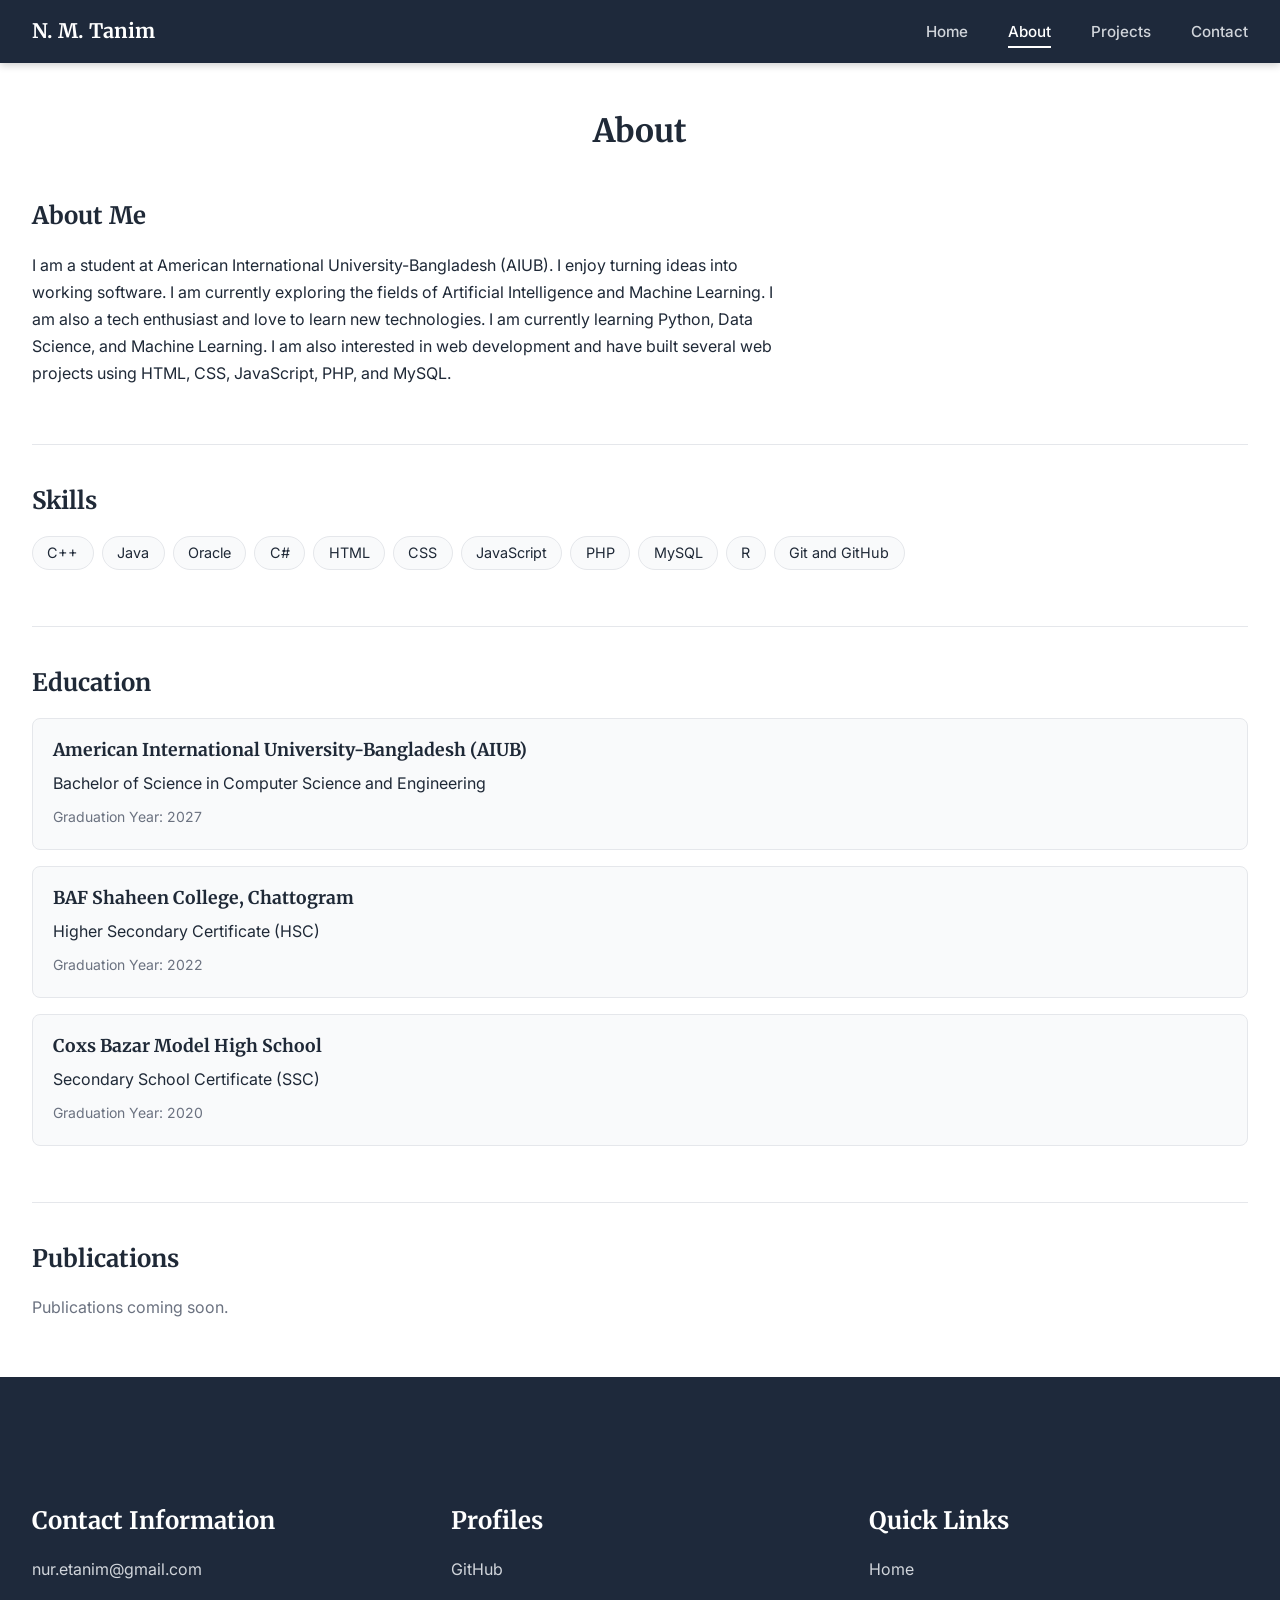
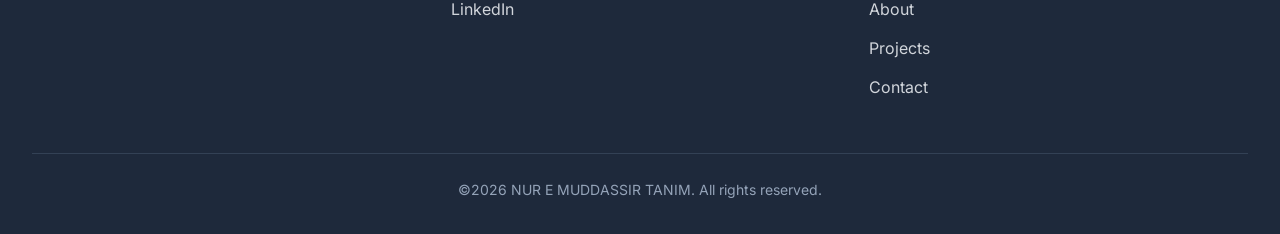
<file: about.html>
<!doctype html>
<html lang="en">
  <head>
    <meta charset="UTF-8" />
    <meta name="viewport" content="width=device-width, initial-scale=1.0" />
    <title>About | Nur e Muddassir Tanim</title>
    <meta
      name="description"
      content="About Nur e Muddassir Tanim: background, skills, education, publications and experience"
    />
    <link rel="preconnect" href="https://fonts.googleapis.com" />
    <link rel="preconnect" href="https://fonts.gstatic.com" crossorigin />
    <link
      href="https://fonts.googleapis.com/css2?family=Inter:wght@400;500;600&family=Merriweather:wght@700&display=swap"
      rel="stylesheet"
    />
    <link rel="stylesheet" href="css/style.css" />
  </head>
  <body>
    <div id="site-nav"></div>

    <div class="page-banner">
      <h1>About</h1>
    </div>

    <main>
      <section id="about-me">
        <h2>About Me</h2>
        <p id="about-text"></p>
      </section>

      <section id="skills">
        <h2>Skills</h2>
        <ul id="skill-list" class="tags"></ul>
      </section>

      <section id="education">
        <h2>Education</h2>
        <ul id="education-list"></ul>
      </section>

      <section id="publications">
        <h2>Publications</h2>
        <ul id="publication-list"></ul>
      </section>
    </main>

    <div id="site-footer"></div>

    <script src="js/data.js"></script>
    <script src="js/layout.js"></script>
    <script src="js/about.js"></script>
  </body>
</html>
</file>
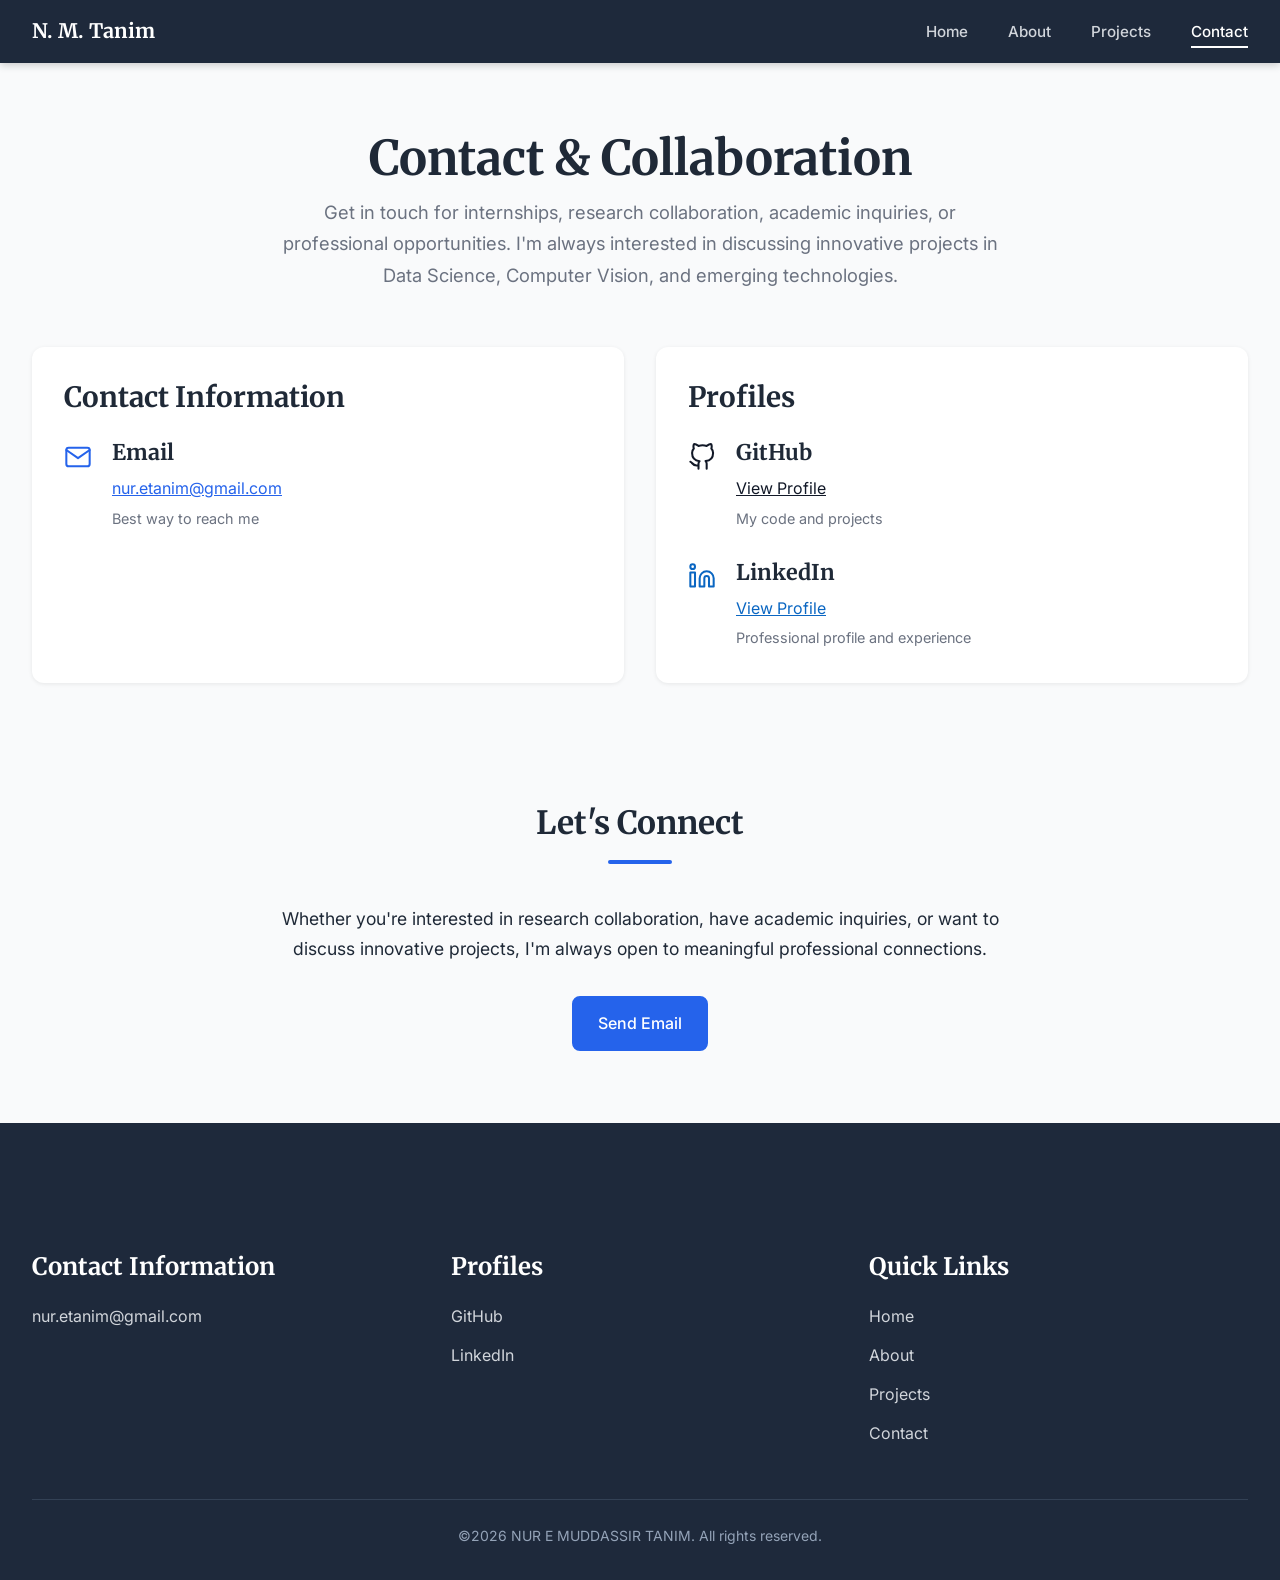
<file: contact.html>
<!DOCTYPE html>
<html lang="en">
<head>
  <meta charset="UTF-8">
  <meta name="viewport" content="width=device-width, initial-scale=1.0">
  <title>Contact | Nur e Muddassir Tanim</title>
  <meta name="description" content="Contact Nur e Muddassir Tanim for internships, collaboration or questions">
  <link rel="preconnect" href="https://fonts.googleapis.com">
  <link rel="preconnect" href="https://fonts.gstatic.com" crossorigin>
  <link href="https://fonts.googleapis.com/css2?family=Inter:wght@400;500;600&family=Merriweather:wght@700&display=swap" rel="stylesheet">
  <link rel="stylesheet" href="css/style.css">
</head>
<body class="page-soft">
  <div id="site-nav"></div>

  <div class="page-banner">
    <h1>Contact &amp; Collaboration</h1>
    <p>Get in touch for internships, research collaboration, academic inquiries, or professional opportunities. I'm always interested in discussing innovative projects in Data Science, Computer Vision, and emerging technologies.</p>
  </div>

  <main>
    <div class="contact-grid">
      <div class="contact-card">
        <h2>Contact Information</h2>
        <ul id="info-list" class="contact-items"></ul>
      </div>

      <div class="contact-card">
        <h2>Profiles</h2>
        <ul id="profile-list" class="contact-items"></ul>
      </div>
    </div>
  </main>

  <section class="band connect">
    <div class="container">
      <h2 class="section-title">Let's Connect</h2>
      <p>Whether you're interested in research collaboration, have academic inquiries, or want to discuss innovative projects, I'm always open to meaningful professional connections.</p>
      <a id="send-email" class="button" href="#">Send Email</a>
    </div>
  </section>

  <div id="site-footer"></div>

  <script src="js/data.js"></script>
  <script src="js/layout.js"></script>
  <script src="js/contact.js"></script>
</body>
</html>
</file>
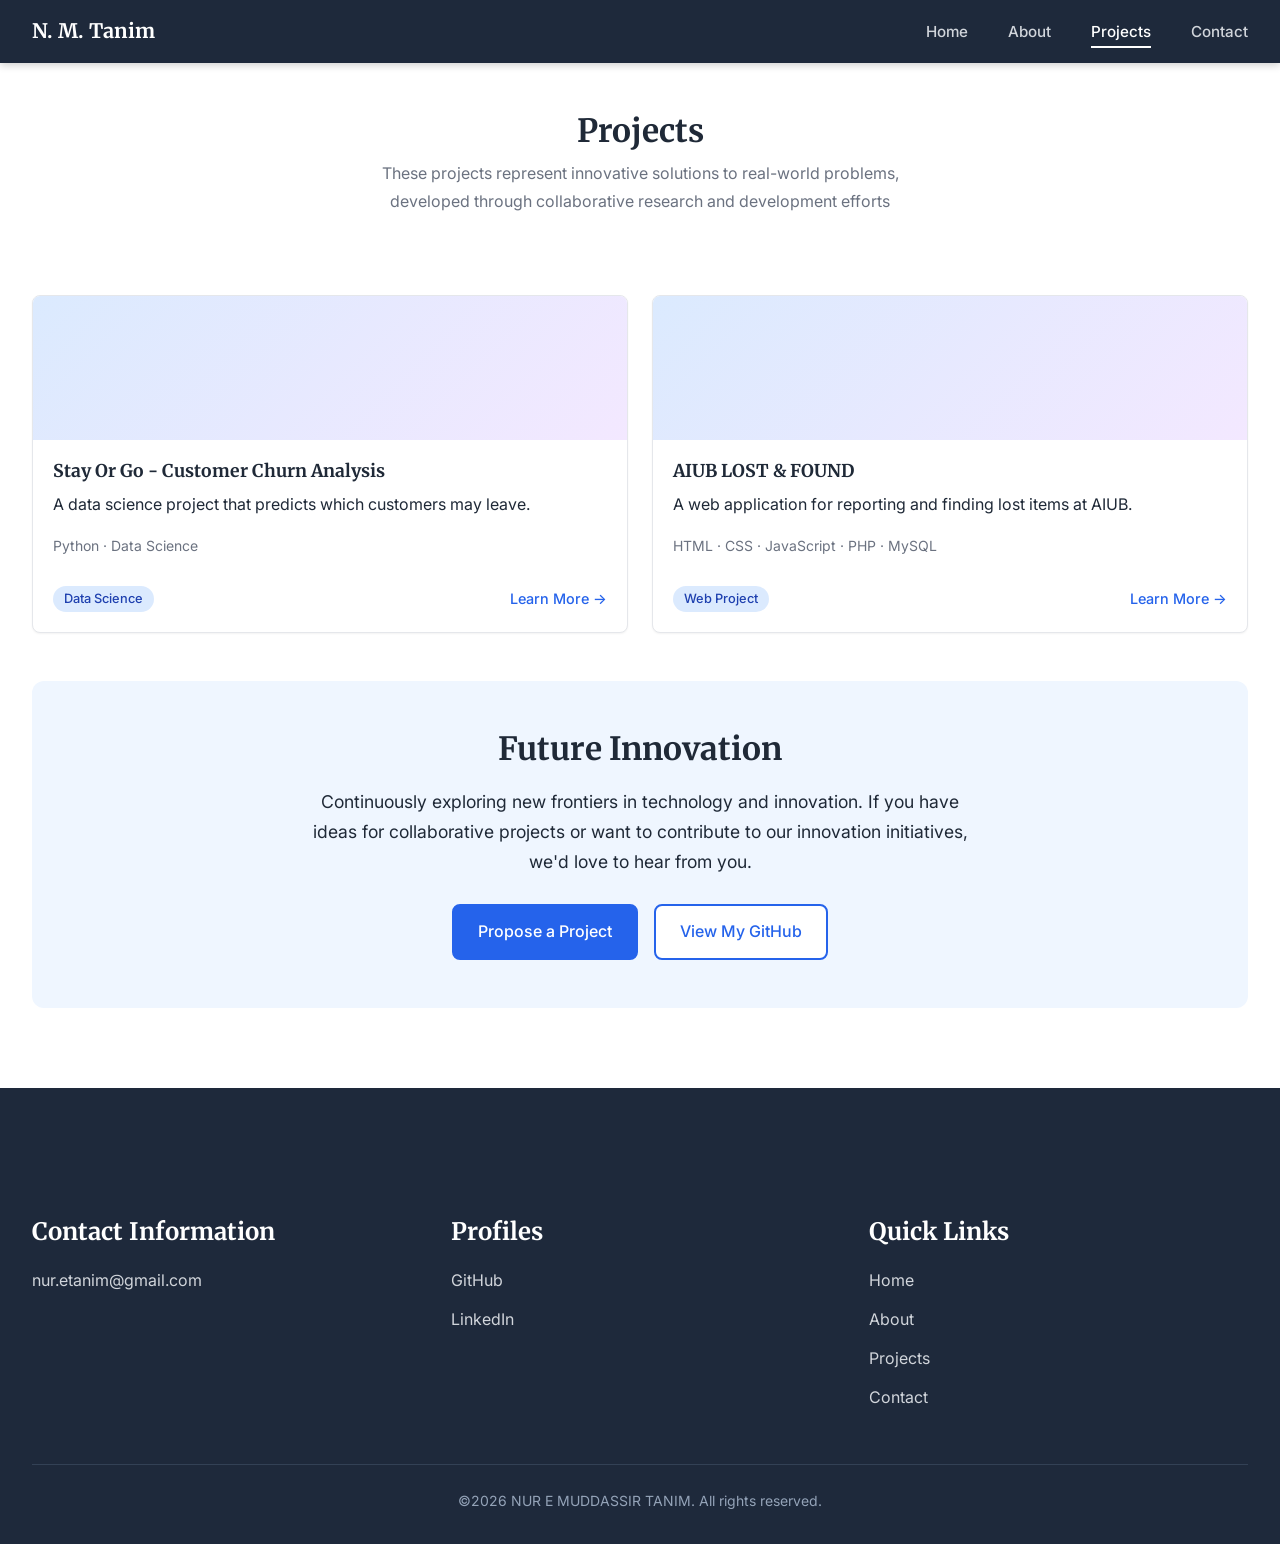
<file: projects.html>
<!doctype html>
<html lang="en">
  <head>
    <meta charset="UTF-8" />
    <meta name="viewport" content="width=device-width, initial-scale=1.0" />
    <title>Projects | Nur e Muddassir Tanim</title>
    <meta
      name="description"
      content="Projects built by Nur e Muddassir Tanim"
    />
    <link rel="preconnect" href="https://fonts.googleapis.com" />
    <link rel="preconnect" href="https://fonts.gstatic.com" crossorigin />
    <link
      href="https://fonts.googleapis.com/css2?family=Inter:wght@400;500;600&family=Merriweather:wght@700&display=swap"
      rel="stylesheet"
    />
    <link rel="stylesheet" href="css/style.css" />
  </head>
  <body>
    <div id="site-nav"></div>

    <div class="page-banner">
      <h1>Projects</h1>
      <p>
        These projects represent innovative solutions to real-world problems,
        developed through collaborative research and development efforts
      </p>
    </div>

    <main>
      <section>
        <section>
          <div id="project-list" class="project-grid"></div>
          <div class="callout">
            <h2 id="callout-title"></h2>
            <p id="callout-text"></p>
            <div id="callout-buttons" class="callout-buttons"></div>
          </div>
        </section>
      </section>
    </main>

    <div id="site-footer"></div>

    <script src="js/data.js"></script>
    <script src="js/layout.js"></script>
    <script src="js/cards.js"></script>
    <script src="js/projects.js"></script>
  </body>
</html>
</file>
<file: css/style.css>
/* ============ Design settings (change the look here) ============ */
:root {
  --bg: #ffffff;
  --bg-soft: #f9fafb;
  --text: #1f2937;
  --text-muted: #6b7280;
  --border: #e5e7eb;
  --accent: #2563eb;
  --accent-dark: #1d4ed8;
  --navy: #1e293b;
  --badge-bg: #dbeafe;
  --badge-text: #1e40af;

  --font-body: 'Inter', system-ui, sans-serif;
  --font-heading: 'Merriweather', Georgia, serif;

  --width: 1280px;
  --gutter: clamp(1.25rem, 4vw, 2rem);
  --radius: 8px;
}

/* ============  Basics ============ */
* {
  box-sizing: border-box;
}

html {
  background-color: var(--navy);
  scroll-behavior: smooth;
}

body {
  margin: 0;
  font-family: var(--font-body);
  font-size: 1rem;
  line-height: 1.7;
  color: var(--text);
  background: var(--bg);
}

h1,
h2,
h3 {
  font-family: var(--font-heading);
  line-height: 1.3;
  margin: 0 0 0.5rem;
}

p {
  margin: 0 0 1rem;
}

a {
  color: var(--accent);
}

a:hover {
  color: var(--accent-dark);
}

a:focus-visible {
  outline: 3px solid var(--accent);
  outline-offset: 2px;
}

.container {
  max-width: var(--width);
  margin: 0 auto;
  padding: 0 var(--gutter);
}

.center {
  text-align: center;
}

/* ============ Navigation bar (dark) ============ */
.site-nav {
  position: sticky;
  top: 0;
  z-index: 10;
  background: var(--navy);
  box-shadow: 0 2px 8px rgba(0, 0, 0, 0.2);
}

.nav-inner {
  max-width: var(--width);
  margin: 0 auto;
  padding: 0.9rem var(--gutter);
  display: flex;
  justify-content: space-between;
  align-items: center;
  flex-wrap: wrap;
  gap: 0.5rem 1.5rem;
}

.brand {
  font-family: var(--font-heading);
  font-size: 1.25rem;
  font-weight: 700;
  color: #ffffff;
  text-decoration: none;
}

.brand:hover {
  color: #ffffff;
}

.nav-links {
  list-style: none;
  margin: 0;
  padding: 0;
  display: flex;
  flex-wrap: wrap;
  gap: 0.25rem 2.5rem;
}

.nav-links a {
  color: #d1d5db;
  text-decoration: none;
  font-size: 0.95rem;
  font-weight: 500;
  padding: 0.35rem 0;
  border-bottom: 2px solid transparent;
}

.nav-links a:hover {
  color: #ffffff;
}

.nav-links a[aria-current='page'] {
  color: #ffffff;
  border-bottom-color: #ffffff;
}

.site-nav a:focus-visible {
  outline-color: #ffffff;
}

/* ============ Home: hero ============ */
.hero {
  background: linear-gradient(135deg, #f9fafb, #ffffff);
  padding: 5rem 0;
}

.hero-grid {
  display: grid;
  grid-template-columns: 1.3fr 1fr;
  align-items: center;
  gap: 3rem;
}

.hero h1 {
  font-size: clamp(2.25rem, 5vw, 3.5rem);
  line-height: 1.15;
  margin-bottom: 1rem;
}

#title {
  font-size: 1.5rem;
  color: var(--text-muted);
  margin-bottom: 1.25rem;
}

#role {
  font-size: 1.05rem;
  color: var(--text-muted);
  max-width: 60ch;
}

#focus {
  font-weight: 500;
}

#hero-photo {
  justify-self: end;
  width: min(100%, 24rem);
  aspect-ratio: 1 / 1;
  border-radius: 1rem;
  overflow: hidden;
  box-shadow: 0 20px 40px rgba(0, 0, 0, 0.15);
}

#hero-photo img {
  width: 100%;
  height: 100%;
  object-fit: cover;
  display: block;
}

#hero-photo.initials {
  display: flex;
  align-items: center;
  justify-content: center;
  background: var(--badge-bg);
  color: var(--badge-text);
  font-family: var(--font-heading);
  font-size: 5rem;
}

.tags {
  list-style: none;
  padding: 0;
  margin: 0 0 1rem;
  display: flex;
  flex-wrap: wrap;
  gap: 0.5rem;
}

.tags li {
  background: var(--bg-soft);
  border: 1px solid var(--border);
  border-radius: 999px;
  padding: 0.25rem 0.9rem;
  font-size: 0.9rem;
}

.hero-buttons {
  display: flex;
  flex-wrap: wrap;
  gap: 0.75rem;
  margin-top: 1.5rem;
}

.button {
  display: inline-block;
  background: var(--accent);
  color: #ffffff;
  border: 2px solid var(--accent);
  border-radius: var(--radius);
  padding: 0.75rem 1.5rem;
  font-weight: 500;
  text-decoration: none;
}

.button:hover {
  background: var(--accent-dark);
  border-color: var(--accent-dark);
  color: #ffffff;
}

/* Optional second button: add class "button button-light" */
.button-light {
  background: #f3f4f6;
  border-color: #f3f4f6;
  color: var(--text);
}

.button-light:hover {
  background: #e5e7eb;
  border-color: #e5e7eb;
  color: var(--text);
}

/* ============ Home: sections ============ */
main.home {
  max-width: none;
  margin: 0;
  padding: 0;
}

.band {
  padding: 4.5rem 0;
  border-bottom: none;
}

.band-soft {
  background: var(--bg-soft);
}

.section-title {
  text-align: center;
  font-size: 2rem;
  margin-bottom: 2.5rem;
}

.section-title::after {
  content: '';
  display: block;
  width: 4rem;
  height: 4px;
  background: var(--accent);
  border-radius: 2px;
  margin: 1rem auto 0;
}

.about-text {
  max-width: 60rem;
  margin: 0 auto 2rem;
  font-size: 1.1rem;
}

/* Stat cards */
.stat-grid {
  display: grid;
  grid-template-columns: repeat(auto-fit, minmax(180px, 1fr));
  gap: 1.5rem;
  max-width: 60rem;
  margin: 0 auto 2rem;
}

.stat-card {
  border-radius: 0.75rem;
  padding: 2rem 1rem;
  text-align: center;
}

.stat-value {
  display: block;
  font-family: var(--font-heading);
  font-size: 2rem;
  font-weight: 700;
  line-height: 1.2;
  margin-bottom: 0.5rem;
}

.stat-label {
  display: block;
}

.stat-0 {
  background: #eff6ff;
}
.stat-0 .stat-value {
  color: #2563eb;
}
.stat-1 {
  background: #f0fdf4;
}
.stat-1 .stat-value {
  color: #16a34a;
}
.stat-2 {
  background: #faf5ff;
}
.stat-2 .stat-value {
  color: #9333ea;
}

/* Explore My Work cards */
.explore-grid {
  display: grid;
  grid-template-columns: repeat(auto-fit, minmax(220px, 1fr));
  gap: 2rem;
}

.explore-card {
  display: block;
  background: #ffffff;
  border-radius: 0.75rem;
  padding: 2rem 1.5rem;
  text-decoration: none;
  color: var(--text);
  box-shadow: 0 1px 4px rgba(0, 0, 0, 0.08);
  transition:
    box-shadow 0.2s ease,
    transform 0.2s ease;
}

.explore-card:hover {
  color: var(--text);
  box-shadow: 0 12px 24px rgba(0, 0, 0, 0.12);
  transform: translateY(-3px);
}

.explore-icon {
  display: block;
  margin-bottom: 1rem;
}

.explore-icon svg {
  width: 2.5rem;
  height: 2.5rem;
}

.icon-book {
  color: #2563eb;
}
.icon-flask {
  color: #16a34a;
}
.icon-briefcase {
  color: #9333ea;
}
.icon-mail {
  color: #dc2626;
}

.explore-card h3 {
  font-size: 1.5rem;
  margin-bottom: 0.75rem;
}

.explore-card p {
  color: var(--text-muted);
  margin: 0;
}

/* ============ Inner pages (About, Projects, Contact) ============ */
main {
  max-width: var(--width);
  margin: 0 auto;
  padding: 0 var(--gutter);
}

main p {
  max-width: 75ch;
}

section {
  padding: 2.5rem 0;
  border-bottom: 1px solid var(--border);
  scroll-margin-top: 4.5rem;
}

main section:last-child {
  border-bottom: none;
}

section h2 {
  font-size: 1.5rem;
  margin-bottom: 1.25rem;
}

.page-banner {
  background: var(--bg);
  text-align: center;
  padding: 3rem var(--gutter) 0;
}

.page-banner h1 {
  font-size: 2rem;
}

.page-banner p {
  color: var(--text-muted);
  max-width: 60ch;
  margin: 0 auto;
}

.section-intro {
  color: var(--text-muted);
  margin-bottom: 1.5rem;
}

.card {
  background: var(--bg-soft);
  border: 1px solid var(--border);
  border-radius: var(--radius);
  padding: 1.25rem;
  margin-bottom: 1rem;
}

.card h3 {
  font-size: 1.1rem;
}

.card p {
  margin-bottom: 0.5rem;
}

.tech {
  color: var(--text-muted);
  font-size: 0.875rem;
}

.meta {
  color: var(--text-muted);
  font-size: 0.875rem;
}

.empty {
  color: var(--text-muted);
}

#education-list,
#publication-list,
#experience-list {
  list-style: none;
  padding: 0;
  margin: 0;
}

#education-list .card p:last-child {
  color: var(--text-muted);
  font-size: 0.875rem;
  margin-bottom: 0;
}

#contact-list {
  list-style: none;
  padding: 0;
  margin: 0;
  display: flex;
  flex-wrap: wrap;
  gap: 1.25rem;
}

/* Projects page: card grid */
.project-grid {
  display: grid;
  grid-template-columns: repeat(auto-fit, minmax(240px, 1fr));
  gap: 1.5rem;
}

.project-card {
  display: flex;
  flex-direction: column;
  background: var(--bg);
  border: 1px solid var(--border);
  border-radius: var(--radius);
  box-shadow: 0 1px 2px rgba(0, 0, 0, 0.05);
  overflow: hidden;
  transition: box-shadow 0.2s ease;
}

.project-card:hover {
  box-shadow: 0 10px 20px rgba(0, 0, 0, 0.12);
}

.project-cover {
  height: 9rem;
  background: linear-gradient(135deg, #dbeafe, #f3e8ff);
}

.project-cover img {
  width: 100%;
  height: 100%;
  object-fit: cover;
  display: block;
}

.project-body {
  display: flex;
  flex-direction: column;
  flex: 1;
  padding: 1.25rem;
}

.project-body h3 {
  font-size: 1.1rem;
}

.project-footer {
  margin-top: auto;
  padding-top: 0.75rem;
  display: flex;
  justify-content: space-between;
  align-items: center;
  gap: 0.5rem;
}

.badge {
  background: var(--badge-bg);
  color: var(--badge-text);
  border-radius: 999px;
  padding: 0.15rem 0.7rem;
  font-size: 0.8rem;
  font-weight: 500;
}

.learn-more {
  font-size: 0.9rem;
  font-weight: 500;
  text-decoration: none;
}

.learn-more:hover {
  text-decoration: underline;
}

/* ============  Footer (dark, three columns) ============ */
.site-footer {
  background: var(--navy);
  color: #d1d5db;
  padding: 8rem 0 2rem;
}

.footer-grid {
  display: grid;
  grid-template-columns: repeat(auto-fit, minmax(220px, 1fr));
  gap: 2.5rem;
}

.footer-title {
  color: #ffffff;
  font-size: 1.5rem;
  margin-bottom: 1.25rem;
}

.footer-list {
  list-style: none;
  margin: 0;
  padding: 0;
}

.footer-list li {
  margin-bottom: 0.75rem;
}

.site-footer a {
  color: #d1d5db;
  text-decoration: none;
}

.site-footer a:hover {
  color: #ffffff;
  text-decoration: underline;
}

.site-footer a:focus-visible {
  outline-color: #ffffff;
}

.footer-note {
  border-top: 1px solid #334155;
  margin: 2.5rem 0 0;
  padding-top: 1.5rem;
  text-align: center;
  font-size: 0.875rem;
  color: #94a3b8;
}

/* ============ Small screens and reduced motion ============ */
@media (max-width: 800px) {
  .hero {
    padding: 3rem 0;
  }

  .hero-grid {
    grid-template-columns: 1fr;
  }

  #hero-photo {
    justify-self: start;
    width: min(100%, 18rem);
  }

  .band {
    padding: 3rem 0;
  }
}

@media (prefers-reduced-motion: reduce) {
  html {
    scroll-behavior: auto;
  }

  .explore-card,
  .project-card {
    transition: none;
  }

  .explore-card:hover {
    transform: none;
  }
}
/* ============ Contact page ============ */
body.page-soft {
  background: var(--bg-soft);
}

.page-soft .page-banner {
  background: none;
  border-bottom: none;
  padding: 4rem var(--gutter) 1rem;
}

.page-soft .page-banner h1 {
  font-size: clamp(2rem, 5vw, 3rem);
}

.page-soft .page-banner p {
  font-size: 1.15rem;
}

.contact-grid {
  display: grid;
  grid-template-columns: repeat(auto-fit, minmax(300px, 1fr));
  gap: 2rem;
  padding: 2.5rem 0 3rem;
}

.contact-card {
  background: #ffffff;
  border-radius: 0.75rem;
  padding: 2rem;
  box-shadow: 0 1px 4px rgba(0, 0, 0, 0.08);
}

.contact-card h2 {
  font-size: 1.75rem;
  margin-bottom: 1.5rem;
}

.contact-items {
  list-style: none;
  margin: 0;
  padding: 0;
}

.contact-item {
  display: grid;
  grid-template-columns: 2rem 1fr;
  column-gap: 1rem;
  align-items: start;
  margin-bottom: 1.75rem;
}

.contact-item:last-child {
  margin-bottom: 0;
}

.contact-icon {
  grid-column: 1;
  grid-row: 1;
  padding-top: 0.2rem;
}

.contact-icon svg {
  display: block;
  width: 1.75rem;
  height: 1.75rem;
}

.contact-item h3,
.contact-value,
.contact-note {
  grid-column: 2;
}

.contact-item h3 {
  font-size: 1.35rem;
  color: var(--text);
  margin-bottom: 0.5rem;
}

.contact-value {
  margin: 0 0 0.25rem;
  color: inherit;
}

.contact-value a {
  color: inherit;
}

.contact-value a:hover {
  color: inherit;
  text-decoration: underline;
}

.contact-note {
  color: var(--text-muted);
  font-size: 0.9rem;
  margin: 0;
}
/* ============   Panel under the projects ============ */
.callout {
  background: #eff6ff;
  border-radius: 0.75rem;
  padding: 3rem 1.5rem;
  margin-top: 3rem;
  text-align: center;
}

.callout h2 {
  font-size: 2rem;
  margin-bottom: 1rem;
}

.callout p {
  max-width: 42rem;
  margin: 0 auto 1.75rem;
  font-size: 1.1rem;
}

.callout-buttons {
  display: flex;
  flex-wrap: wrap;
  justify-content: center;
  gap: 1rem;
}

/* Outlined button */
.button-outline {
  background: #ffffff;
  color: var(--accent);
}

.button-outline:hover {
  background: var(--accent);
  border-color: var(--accent);
  color: #ffffff;
}

/* Icon and link colors (dark enough to read easily) */
.ci-mail {
  color: #2563eb;
}
.ci-pin {
  color: #15803d;
}
.ci-github {
  color: #111827;
}
.ci-linkedin {
  color: #0a66c2;
}

/* "Let's Connect" section */
.connect {
  text-align: center;
}

.connect p {
  max-width: 45rem;
  margin: 0 auto 2rem;
  font-size: 1.1rem;
}
</file>
